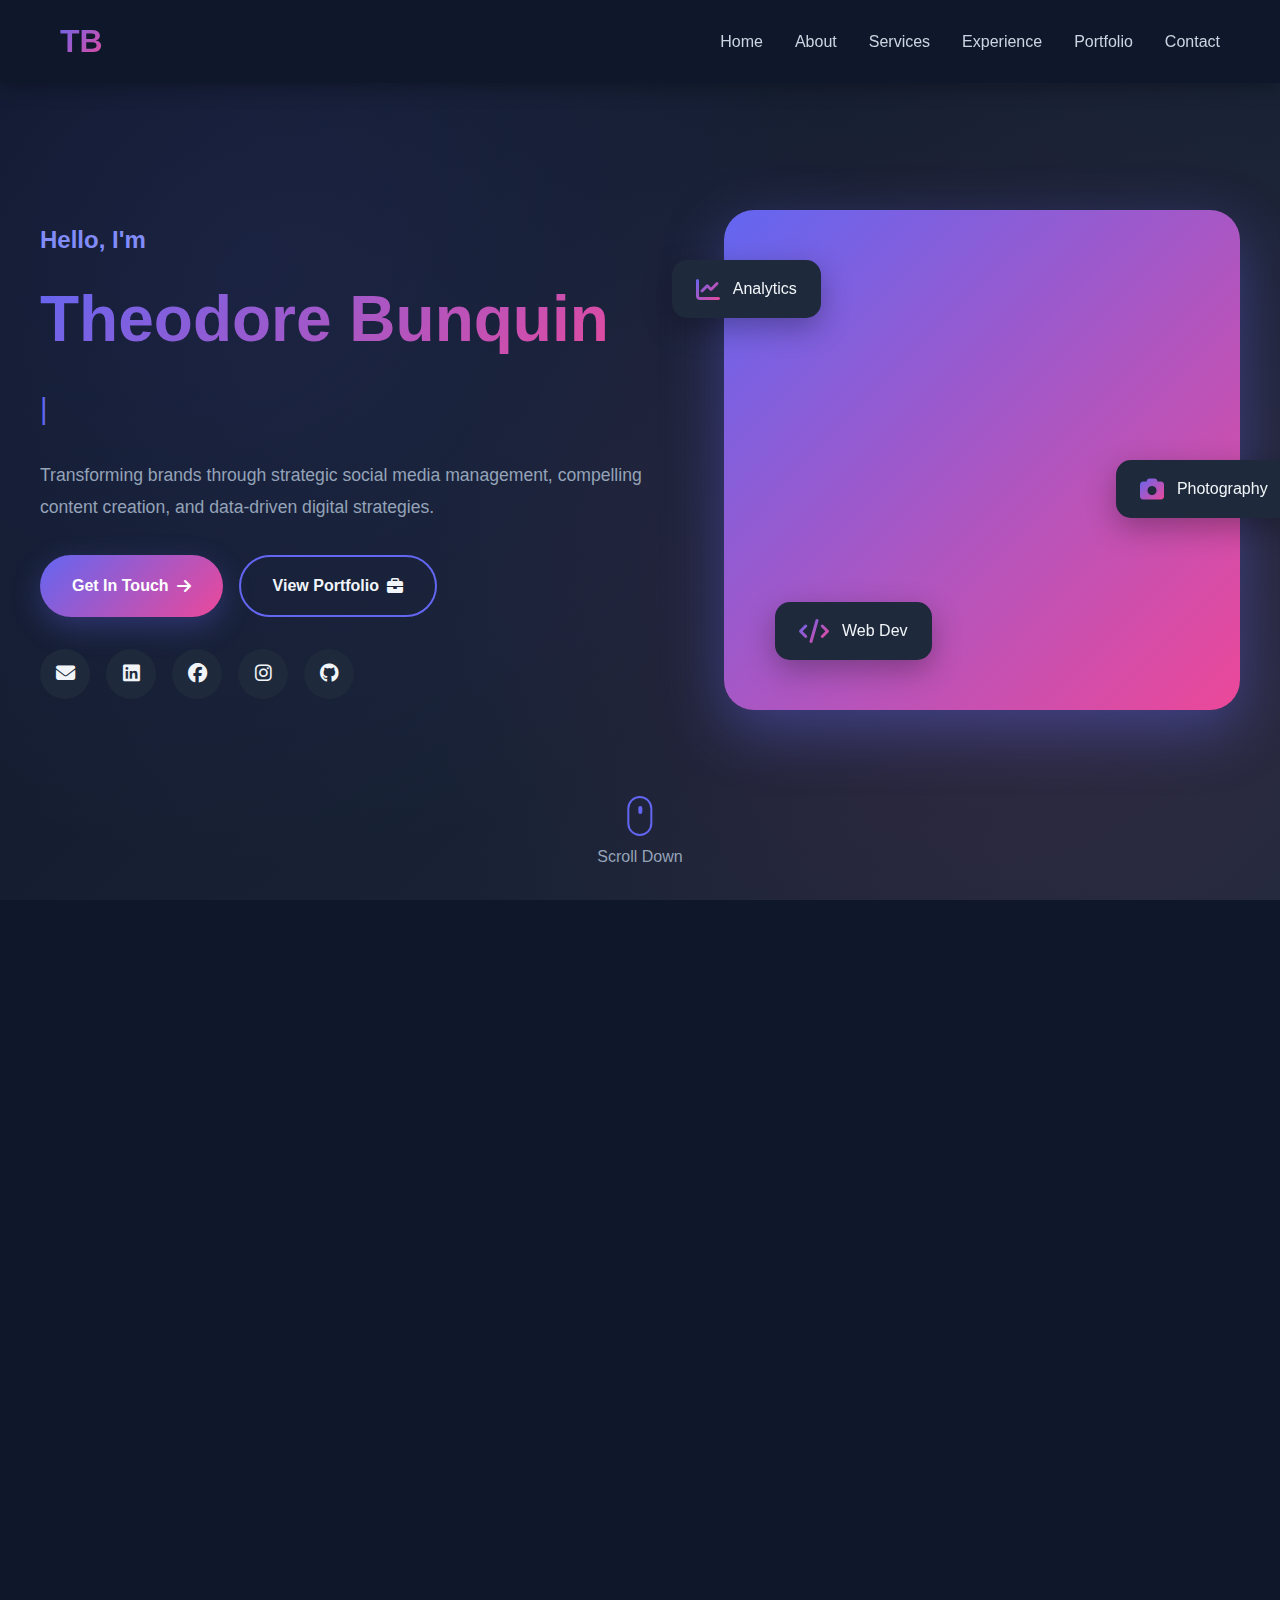
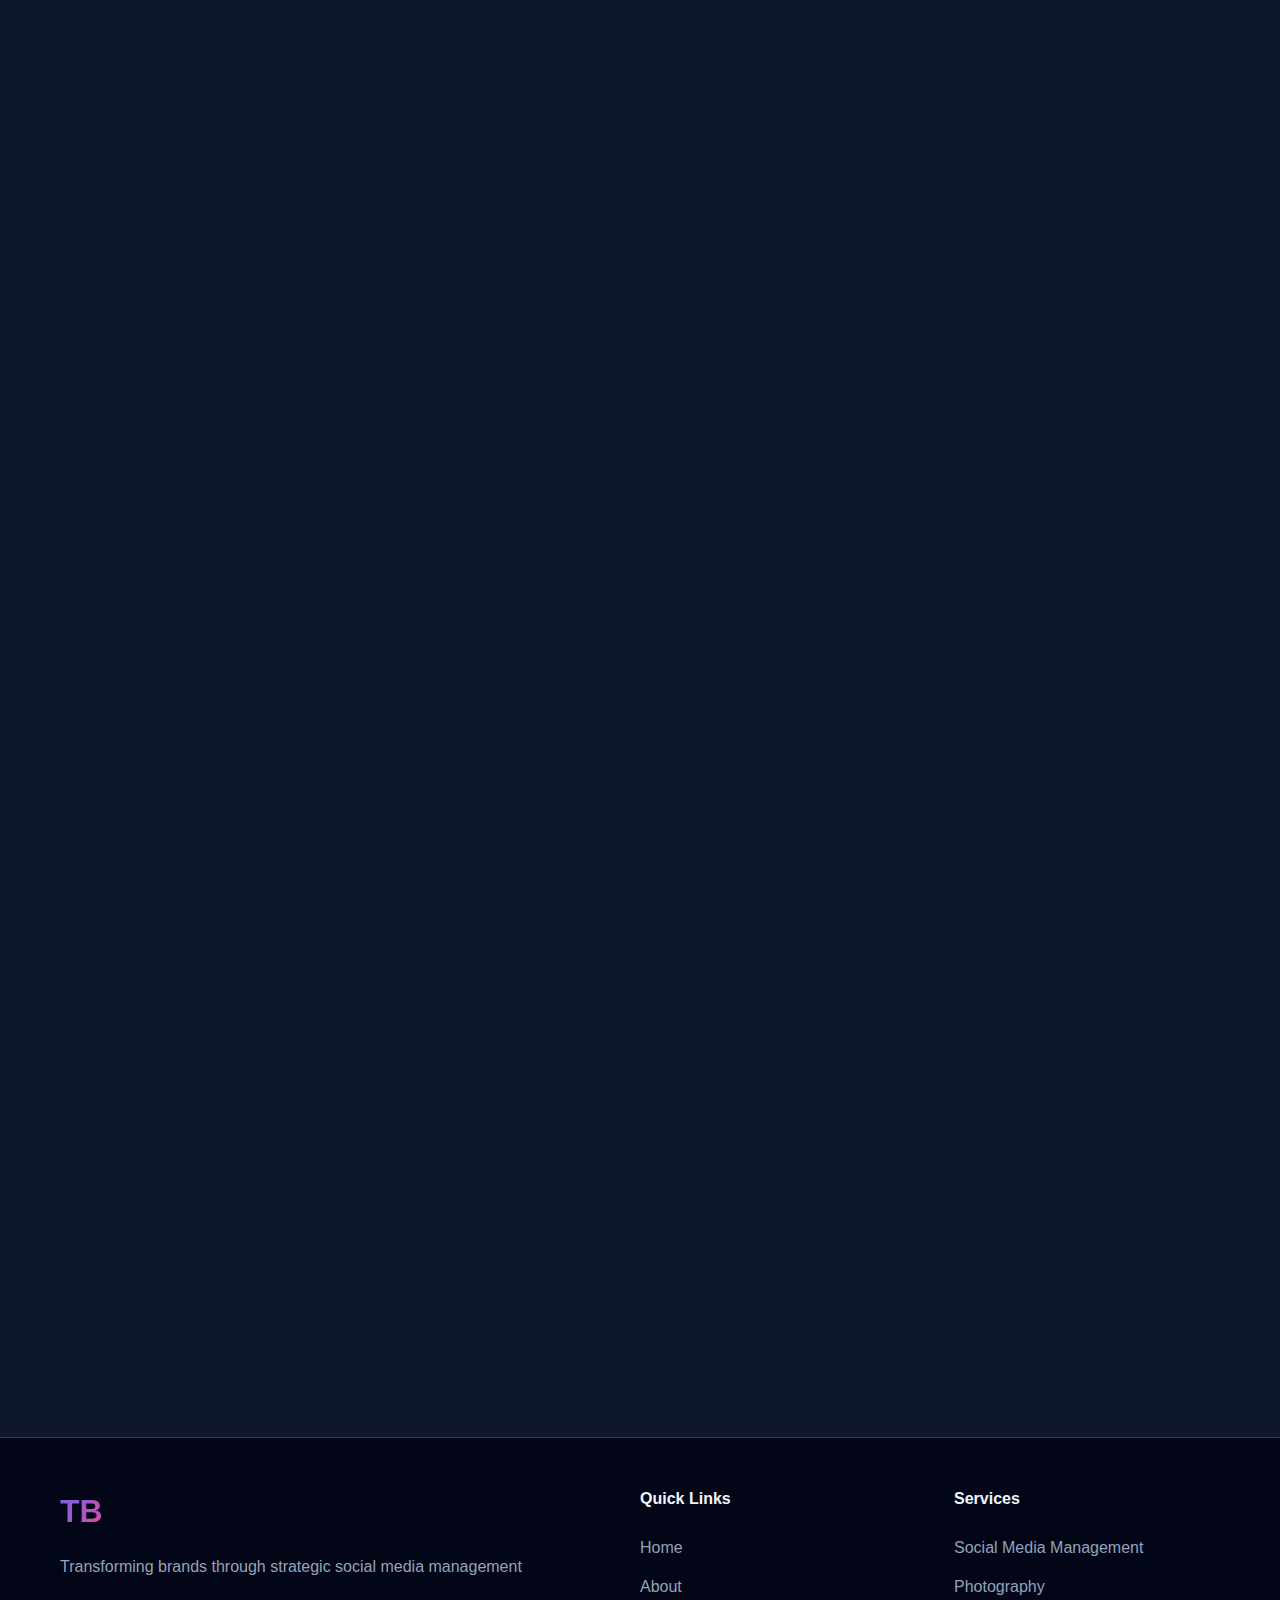
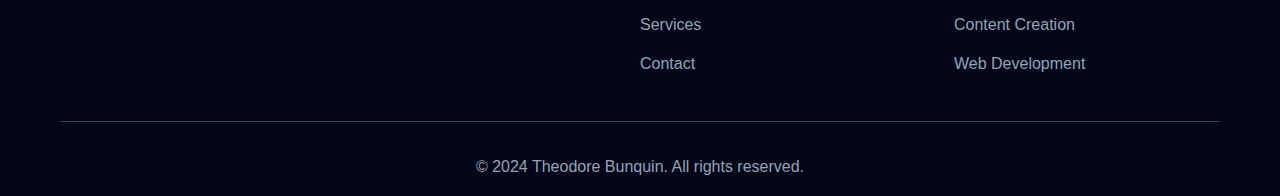
<file: index.html>
<!DOCTYPE html>
<html lang="en">
<head>
    <meta charset="UTF-8">
    <meta name="viewport" content="width=device-width, initial-scale=1.0">
    <title>Theodore Bunquin | Social Media Manager & Digital Strategist</title>
    <link rel="stylesheet" href="style.css">
    <link rel="stylesheet" href="https://cdnjs.cloudflare.com/ajax/libs/font-awesome/6.4.0/css/all.min.css">
</head>
<body>
    <!-- Navigation -->
    <nav class="navbar">
        <div class="nav-container">
            <div class="logo">
                <span class="logo-text">TB</span>
            </div>
            <ul class="nav-menu">
                <li><a href="#home" class="nav-link">Home</a></li>
                <li><a href="#about" class="nav-link">About</a></li>
                <li><a href="#services" class="nav-link">Services</a></li>
                <li><a href="#experience" class="nav-link">Experience</a></li>
                <li><a href="#portfolio" class="nav-link">Portfolio</a></li>
                <li><a href="#contact" class="nav-link">Contact</a></li>
            </ul>
            <div class="hamburger">
                <span></span>
                <span></span>
                <span></span>
            </div>
        </div>
    </nav>

    <!-- Hero Section -->
    <section id="home" class="hero">
        <div class="hero-particles"></div>
        <div class="hero-content">
            <div class="hero-text">
                <h1 class="hero-title">
                    <span class="greeting">Hello, I'm</span>
                    <span class="name">Theodore Bunquin</span>
                </h1>
                <div class="hero-subtitle">
                    <span class="typing-text"></span>
                    <span class="cursor">|</span>
                </div>
                <p class="hero-description">
                    Transforming brands through strategic social media management, 
                    compelling content creation, and data-driven digital strategies.
                </p>
                <div class="hero-buttons">
                    <a href="#contact" class="btn btn-primary">
                        <span>Get In Touch</span>
                        <i class="fas fa-arrow-right"></i>
                    </a>
                    <a href="#portfolio" class="btn btn-secondary">
                        <span>View Portfolio</span>
                        <i class="fas fa-briefcase"></i>
                    </a>
                </div>
                <div class="social-links">
                    <a href="mailto:bunquintheodore@gmail.com" class="social-link" data-tooltip="Email">
                        <i class="fas fa-envelope"></i>
                    </a>
                    <a href="https://www.linkedin.com/in/theodore-bunquin-4150ba255/" class="social-link" data-tooltip="LinkedIn" target="_blank">
                        <i class="fab fa-linkedin"></i>
                    </a>
                    <a href="https://www.facebook.com/theodore.bunquin.7" class="social-link" data-tooltip="Facebook" target="_blank">
                        <i class="fab fa-facebook"></i>
                    </a>
                    <a href="https://www.instagram.com/theodorebunquin/" class="social-link" data-tooltip="Instagram" target="_blank">
                        <i class="fab fa-instagram"></i>
                    </a>
                    <a href="https://github.com/BunquinTheodore" class="social-link" data-tooltip="GitHub" target="_blank">
                        <i class="fab fa-github"></i>
                    </a>
                </div>
            </div>
            <div class="hero-image">
                <div class="image-container">
                    <div class="image-bg"></div>
                    <div class="floating-card card-1">
                        <i class="fas fa-chart-line"></i>
                        <span>Analytics</span>
                    </div>
                    <div class="floating-card card-2">
                        <i class="fas fa-camera"></i>
                        <span>Photography</span>
                    </div>
                    <div class="floating-card card-3">
                        <i class="fas fa-code"></i>
                        <span>Web Dev</span>
                    </div>
                </div>
            </div>
        </div>
        <div class="scroll-indicator">
            <div class="mouse"></div>
            <span>Scroll Down</span>
        </div>
    </section>

    <!-- About Section -->
    <section id="about" class="about">
        <div class="container">
            <div class="section-header">
                <span class="section-tag">About Me</span>
                <h2 class="section-title">Crafting Digital Excellence</h2>
                <div class="title-underline"></div>
            </div>
            <div class="about-content">
                <div class="about-text">
                    <p class="lead-text">
                        As a dedicated social media manager, I help brands elevate their online presence 
                        through strategic content creation and meaningful audience engagement.
                    </p>
                    <p>
                        I craft tailored social media strategies that align with each client's unique goals 
                        and brand identity, ensuring consistent and impactful messaging across all platforms. 
                        By analyzing performance metrics and staying current with digital trends, I optimize 
                        campaigns to drive growth, increase visibility, and foster meaningful connections with 
                        target audiences.
                    </p>
                    <div class="stats-grid">
                        <div class="stat-item">
                            <div class="stat-number" data-target="50">0</div>
                            <div class="stat-label">Projects Completed</div>
                        </div>
                        <div class="stat-item">
                            <div class="stat-number" data-target="30">0</div>
                            <div class="stat-label">Happy Clients</div>
                        </div>
                        <div class="stat-item">
                            <div class="stat-number" data-target="2">0</div>
                            <div class="stat-label">Years Experience</div>
                        </div>
                        <div class="stat-item">
                            <div class="stat-number" data-target="100">0</div>
                            <div class="stat-label">Success Rate %</div>
                        </div>
                    </div>
                </div>
                <div class="about-skills">
                    <div class="skill-category">
                        <h3><i class="fas fa-rocket"></i> Core Competencies</h3>
                        <div class="skill-list">
                            <div class="skill-item">
                                <span class="skill-name">Social Media Strategy</span>
                                <div class="skill-bar">
                                    <div class="skill-progress" data-progress="95"></div>
                                </div>
                            </div>
                            <div class="skill-item">
                                <span class="skill-name">Content Creation</span>
                                <div class="skill-bar">
                                    <div class="skill-progress" data-progress="90"></div>
                                </div>
                            </div>
                            <div class="skill-item">
                                <span class="skill-name">Community Management</span>
                                <div class="skill-bar">
                                    <div class="skill-progress" data-progress="92"></div>
                                </div>
                            </div>
                            <div class="skill-item">
                                <span class="skill-name">Analytics & Reporting</span>
                                <div class="skill-bar">
                                    <div class="skill-progress" data-progress="88"></div>
                                </div>
                            </div>
                            <div class="skill-item">
                                <span class="skill-name">Photography</span>
                                <div class="skill-bar">
                                    <div class="skill-progress" data-progress="85"></div>
                                </div>
                            </div>
                            <div class="skill-item">
                                <span class="skill-name">Web Development</span>
                                <div class="skill-bar">
                                    <div class="skill-progress" data-progress="87"></div>
                                </div>
                            </div>
                        </div>
                    </div>
                </div>
            </div>
        </div>
    </section>

    <!-- Services Section -->
    <section id="services" class="services">
        <div class="container">
            <div class="section-header">
                <span class="section-tag">What I Offer</span>
                <h2 class="section-title">Comprehensive Digital Solutions</h2>
                <div class="title-underline"></div>
            </div>
            <div class="services-grid">
                <div class="service-card">
                    <div class="service-icon">
                        <i class="fas fa-bullhorn"></i>
                    </div>
                    <h3>Social Media Management</h3>
                    <p>Strategic planning, content scheduling, and comprehensive management of your social media presence across all platforms.</p>
                    <ul class="service-features">
                        <li><i class="fas fa-check"></i> Brand Voice Development</li>
                        <li><i class="fas fa-check"></i> Content Calendar Planning</li>
                        <li><i class="fas fa-check"></i> Daily Account Management</li>
                        <li><i class="fas fa-check"></i> Audience Growth Strategies</li>
                    </ul>
                    <div class="service-hover-effect"></div>
                </div>

                <div class="service-card">
                    <div class="service-icon">
                        <i class="fas fa-camera-retro"></i>
                    </div>
                    <h3>Photography Services</h3>
                    <p>Professional photography services to capture stunning visuals that elevate your brand's social media presence.</p>
                    <ul class="service-features">
                        <li><i class="fas fa-check"></i> Product Photography</li>
                        <li><i class="fas fa-check"></i> Brand Content Shoots</li>
                        <li><i class="fas fa-check"></i> Event Coverage</li>
                        <li><i class="fas fa-check"></i> Photo Editing & Retouching</li>
                    </ul>
                    <div class="service-hover-effect"></div>
                </div>

                <div class="service-card">
                    <div class="service-icon">
                        <i class="fas fa-pen-fancy"></i>
                    </div>
                    <h3>Content Creation</h3>
                    <p>Engaging and creative content tailored to your brand identity that resonates with your target audience.</p>
                    <ul class="service-features">
                        <li><i class="fas fa-check"></i> Copywriting & Captions</li>
                        <li><i class="fas fa-check"></i> Graphic Design</li>
                        <li><i class="fas fa-check"></i> Video Content</li>
                        <li><i class="fas fa-check"></i> Stories & Reels</li>
                    </ul>
                    <div class="service-hover-effect"></div>
                </div>

                <div class="service-card">
                    <div class="service-icon">
                        <i class="fas fa-code"></i>
                    </div>
                    <h3>Website Development</h3>
                    <p>Custom landing pages and websites designed to complement your social media strategy and drive conversions.</p>
                    <ul class="service-features">
                        <li><i class="fas fa-check"></i> Link-in-Bio Pages</li>
                        <li><i class="fas fa-check"></i> Landing Pages</li>
                        <li><i class="fas fa-check"></i> E-commerce Integration</li>
                        <li><i class="fas fa-check"></i> Mobile-Responsive Design</li>
                    </ul>
                    <div class="service-hover-effect"></div>
                </div>

                <div class="service-card">
                    <div class="service-icon">
                        <i class="fas fa-chart-bar"></i>
                    </div>
                    <h3>Analytics & Reporting</h3>
                    <p>Data-driven insights and comprehensive reports to measure performance and optimize your social media strategy.</p>
                    <ul class="service-features">
                        <li><i class="fas fa-check"></i> Performance Tracking</li>
                        <li><i class="fas fa-check"></i> Competitor Analysis</li>
                        <li><i class="fas fa-check"></i> Monthly Reports</li>
                        <li><i class="fas fa-check"></i> ROI Optimization</li>
                    </ul>
                    <div class="service-hover-effect"></div>
                </div>

                <div class="service-card">
                    <div class="service-icon">
                        <i class="fas fa-ad"></i>
                    </div>
                    <h3>Advertising Campaigns</h3>
                    <p>Strategic paid advertising campaigns designed to maximize reach, engagement, and conversion rates.</p>
                    <ul class="service-features">
                        <li><i class="fas fa-check"></i> Facebook & Instagram Ads</li>
                        <li><i class="fas fa-check"></i> Campaign Management</li>
                        <li><i class="fas fa-check"></i> A/B Testing</li>
                        <li><i class="fas fa-check"></i> Budget Optimization</li>
                    </ul>
                    <div class="service-hover-effect"></div>
                </div>
            </div>
        </div>
    </section>

    <!-- Experience Section -->
    <section id="experience" class="experience">
        <div class="container">
            <div class="section-header">
                <span class="section-tag">My Journey</span>
                <h2 class="section-title">Professional Experience</h2>
                <div class="title-underline"></div>
            </div>
            <div class="timeline">
                <div class="timeline-item">
                    <div class="timeline-dot"></div>
                    <div class="timeline-content">
                        <div class="timeline-date">2024 – Present</div>
                        <h3>Freelance Social Media Manager</h3>
                        <h4>Upwork</h4>
                        <p>Leading social media strategies for diverse clients across multiple industries.</p>
                        <ul class="timeline-list">
                            <li>Design and execute tailored social media strategies for brand growth</li>
                            <li>Create content that aligns with brand voice and engages target audiences</li>
                            <li>Use analytics to optimize campaigns and boost social media performance</li>
                            <li>Manage advertising campaigns with focus on ROI and conversion</li>
                            <li>Monitor trends and adapt strategies for maximum impact</li>
                            <li>Build and maintain influencer partnerships and collaborations</li>
                        </ul>
                    </div>
                </div>

                <div class="timeline-item">
                    <div class="timeline-dot"></div>
                    <div class="timeline-content">
                        <div class="timeline-date">2023 – 2024</div>
                        <h3>Facebook Page Manager</h3>
                        <h4>Multiple Clients</h4>
                        <p>Managed and optimized Facebook pages including BSU Chess Club, Fruity Bites, and Theodore's Journey.</p>
                        <ul class="timeline-list">
                            <li>Increased reach and engagement across all managed pages</li>
                            <li>Created and scheduled posts aligned with brand goals</li>
                            <li>Monitored page insights to refine strategies</li>
                            <li>Enhanced overall page performance through data-driven decisions</li>
                        </ul>
                    </div>
                </div>

                <div class="timeline-item">
                    <div class="timeline-dot"></div>
                    <div class="timeline-content">
                        <div class="timeline-date">2023 – 2024</div>
                        <h3>Bachelor of Science in Computer Science</h3>
                        <h4>Batangas State University - The National Engineering University</h4>
                        <p>Combining technical expertise with creative marketing strategies.</p>
                    </div>
                </div>
            </div>
        </div>
    </section>

    <!-- Portfolio Section -->
    <section id="portfolio" class="portfolio">
        <div class="container">
            <div class="section-header">
                <span class="section-tag">My Work</span>
                <h2 class="section-title">Featured Projects</h2>
                <div class="title-underline"></div>
            </div>
            <div class="portfolio-filters">
                <button class="filter-btn active" data-filter="all">All Projects</button>
                <button class="filter-btn" data-filter="social">Social Media</button>
                <button class="filter-btn" data-filter="photography">Photography</button>
                <button class="filter-btn" data-filter="web">Web Development</button>
            </div>
            <div class="portfolio-grid">
                <div class="portfolio-item" data-category="social">
                    <div class="portfolio-image">
                        <div class="placeholder-img social-bg"></div>
                    </div>
                    <div class="portfolio-overlay">
                        <h3>BSU Chess Club</h3>
                        <p>Social Media Management & Growth Strategy</p>
                        <div class="portfolio-tags">
                            <span>Facebook</span>
                            <span>Content Strategy</span>
                        </div>
                    </div>
                </div>

                <div class="portfolio-item" data-category="social">
                    <div class="portfolio-image">
                        <div class="placeholder-img food-bg"></div>
                    </div>
                    <div class="portfolio-overlay">
                        <h3>Fruity Bites</h3>
                        <p>Brand Development & Audience Engagement</p>
                        <div class="portfolio-tags">
                            <span>Branding</span>
                            <span>Content Creation</span>
                        </div>
                    </div>
                </div>

                <div class="portfolio-item" data-category="social">
                    <div class="portfolio-image">
                        <div class="placeholder-img journey-bg"></div>
                    </div>
                    <div class="portfolio-overlay">
                        <h3>Theodore's Journey</h3>
                        <p>Personal Brand & Storytelling</p>
                        <div class="portfolio-tags">
                            <span>Personal Brand</span>
                            <span>Storytelling</span>
                        </div>
                    </div>
                </div>

                <div class="portfolio-item" data-category="photography">
                    <div class="portfolio-image">
                        <div class="placeholder-img photo-bg"></div>
                    </div>
                    <div class="portfolio-overlay">
                        <h3>Product Photography</h3>
                        <p>Professional product shoots for e-commerce</p>
                        <div class="portfolio-tags">
                            <span>Photography</span>
                            <span>E-commerce</span>
                        </div>
                    </div>
                </div>

                <div class="portfolio-item" data-category="web">
                    <div class="portfolio-image">
                        <div class="placeholder-img web-bg"></div>
                    </div>
                    <div class="portfolio-overlay">
                        <h3>Link-in-Bio Pages</h3>
                        <p>Custom landing pages for social media</p>
                        <div class="portfolio-tags">
                            <span>Web Design</span>
                            <span>Development</span>
                        </div>
                    </div>
                </div>

                <div class="portfolio-item" data-category="web">
                    <div class="portfolio-image">
                        <div class="placeholder-img portfolio-web-bg"></div>
                    </div>
                    <div class="portfolio-overlay">
                        <h3>Business Websites</h3>
                        <p>Responsive websites with integrated social media</p>
                        <div class="portfolio-tags">
                            <span>Web Development</span>
                            <span>SEO</span>
                        </div>
                    </div>
                </div>
            </div>
        </div>
    </section>

    <!-- Contact Section -->
    <section id="contact" class="contact">
        <div class="container">
            <div class="section-header">
                <span class="section-tag">Get In Touch</span>
                <h2 class="section-title">Let's Work Together</h2>
                <div class="title-underline"></div>
            </div>
            <div class="contact-content">
                <div class="contact-info">
                    <h3>Contact Information</h3>
                    <p>Ready to elevate your social media presence? Let's discuss how I can help grow your brand.</p>
                    
                    <div class="info-items">
                        <div class="info-item">
                            <div class="info-icon">
                                <i class="fas fa-envelope"></i>
                            </div>
                            <div class="info-text">
                                <h4>Email</h4>
                                <a href="mailto:bunquintheodore@gmail.com">bunquintheodore@gmail.com</a>
                            </div>
                        </div>

                        <div class="info-item">
                            <div class="info-icon">
                                <i class="fas fa-phone"></i>
                            </div>
                            <div class="info-text">
                                <h4>Phone</h4>
                                <a href="tel:+639960285692">+63 996 028 5692</a>
                            </div>
                        </div>

                        <div class="info-item">
                            <div class="info-icon">
                                <i class="fas fa-map-marker-alt"></i>
                            </div>
                            <div class="info-text">
                                <h4>Location</h4>
                                <p>Batangas, Philippines</p>
                            </div>
                        </div>
                    </div>

                    <div class="contact-social">
                        <a href="https://www.linkedin.com/in/theodore-bunquin-4150ba255/" class="contact-social-link" target="_blank">
                            <i class="fab fa-linkedin"></i>
                        </a>
                        <a href="https://www.facebook.com/theodore.bunquin.7" class="contact-social-link" target="_blank">
                            <i class="fab fa-facebook"></i>
                        </a>
                        <a href="https://www.instagram.com/theodorebunquin/" class="contact-social-link" target="_blank">
                            <i class="fab fa-instagram"></i>
                        </a>
                        <a href="https://github.com/BunquinTheodore" class="contact-social-link" target="_blank">
                            <i class="fab fa-github"></i>
                        </a>
                    </div>
                </div>

                <div class="contact-form-container">
                    <form class="contact-form" id="contactForm">
                        <div class="form-group">
                            <input type="text" id="name" required>
                            <label for="name">Your Name</label>
                        </div>
                        <div class="form-group">
                            <input type="email" id="email" required>
                            <label for="email">Your Email</label>
                        </div>
                        <div class="form-group">
                            <input type="text" id="subject" required>
                            <label for="subject">Subject</label>
                        </div>
                        <div class="form-group">
                            <textarea id="message" rows="5" required></textarea>
                            <label for="message">Your Message</label>
                        </div>
                        <button type="submit" class="btn btn-primary">
                            <span>Send Message</span>
                            <i class="fas fa-paper-plane"></i>
                        </button>
                    </form>
                </div>
            </div>
        </div>
    </section>

    <!-- Footer -->
    <footer class="footer">
        <div class="container">
            <div class="footer-content">
                <div class="footer-logo">
                    <span class="logo-text">TB</span>
                    <p>Transforming brands through strategic social media management</p>
                </div>
                <div class="footer-links">
                    <h4>Quick Links</h4>
                    <ul>
                        <li><a href="#home">Home</a></li>
                        <li><a href="#about">About</a></li>
                        <li><a href="#services">Services</a></li>
                        <li><a href="#contact">Contact</a></li>
                    </ul>
                </div>
                <div class="footer-services">
                    <h4>Services</h4>
                    <ul>
                        <li>Social Media Management</li>
                        <li>Photography</li>
                        <li>Content Creation</li>
                        <li>Web Development</li>
                    </ul>
                </div>
            </div>
            <div class="footer-bottom">
                <p>&copy; 2024 Theodore Bunquin. All rights reserved.</p>
            </div>
        </div>
    </footer>

    <script src="script.js"></script>
</body>
</html>
</file>
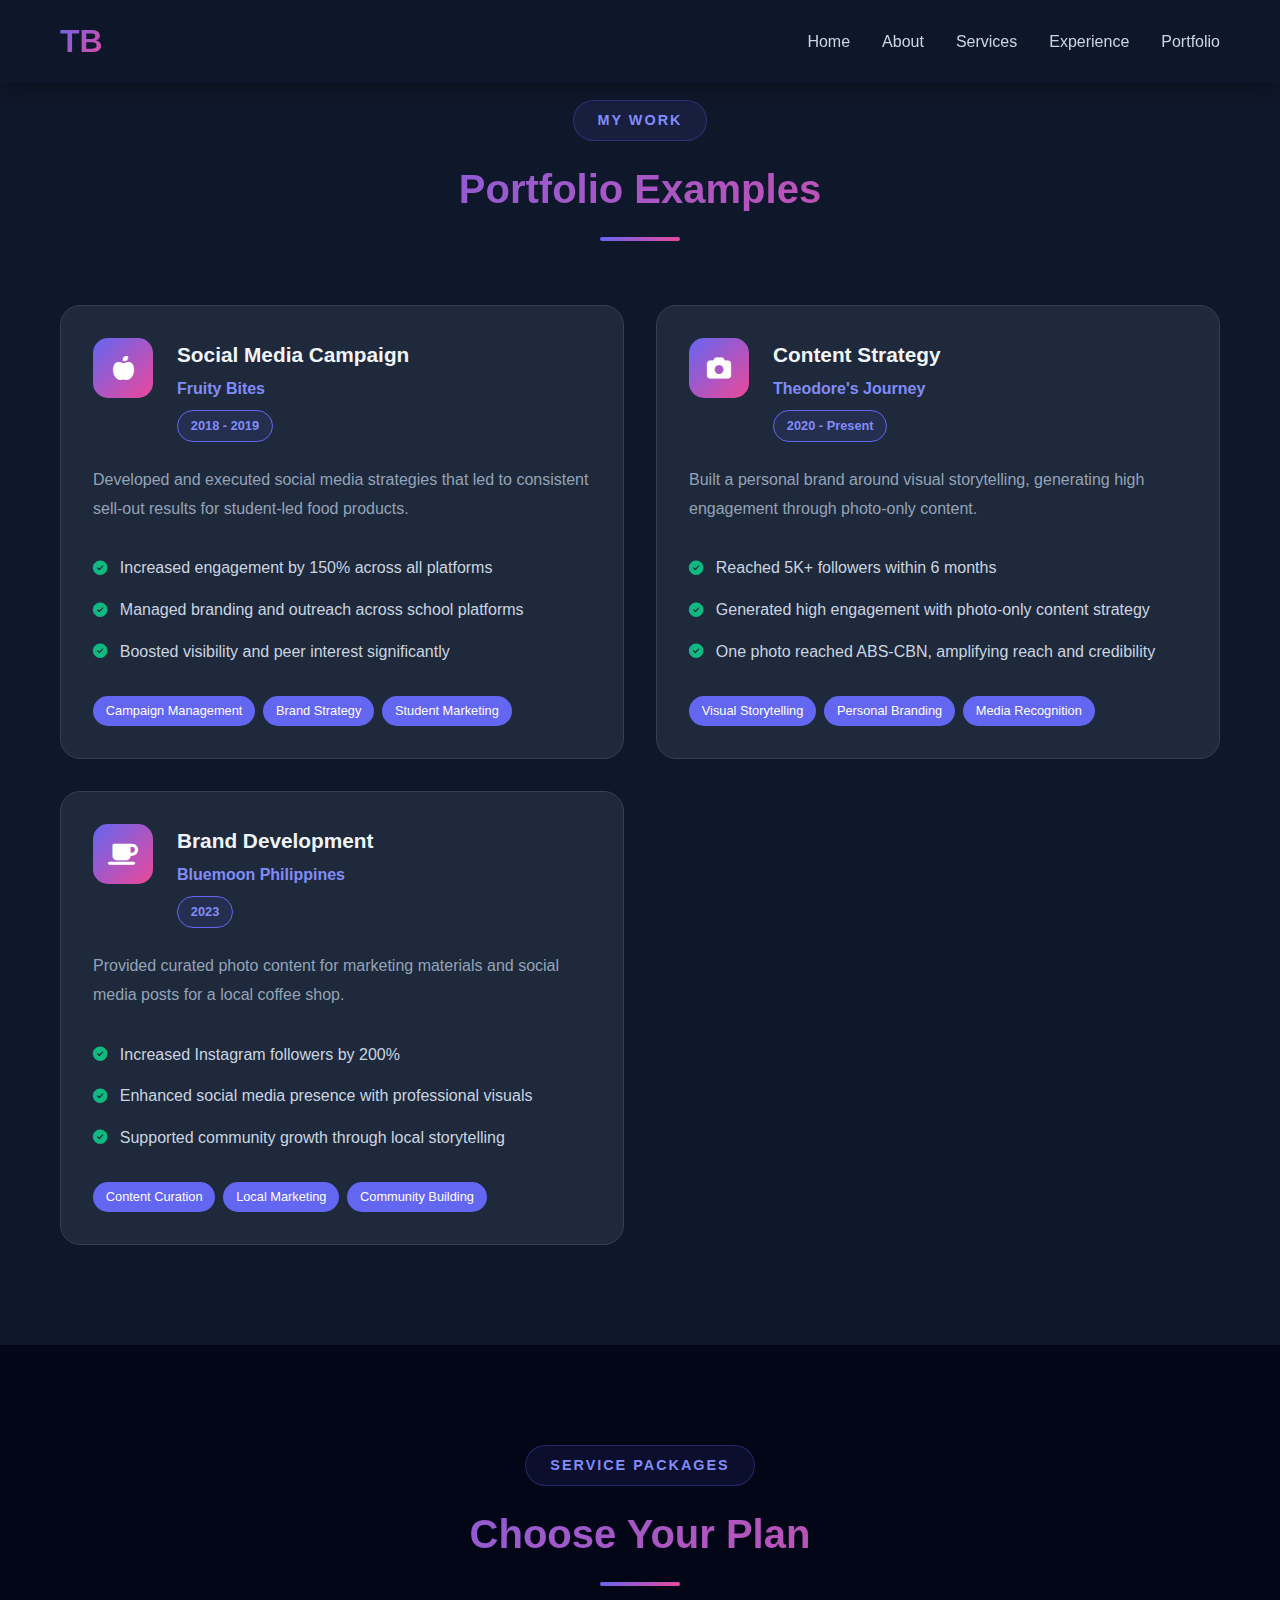
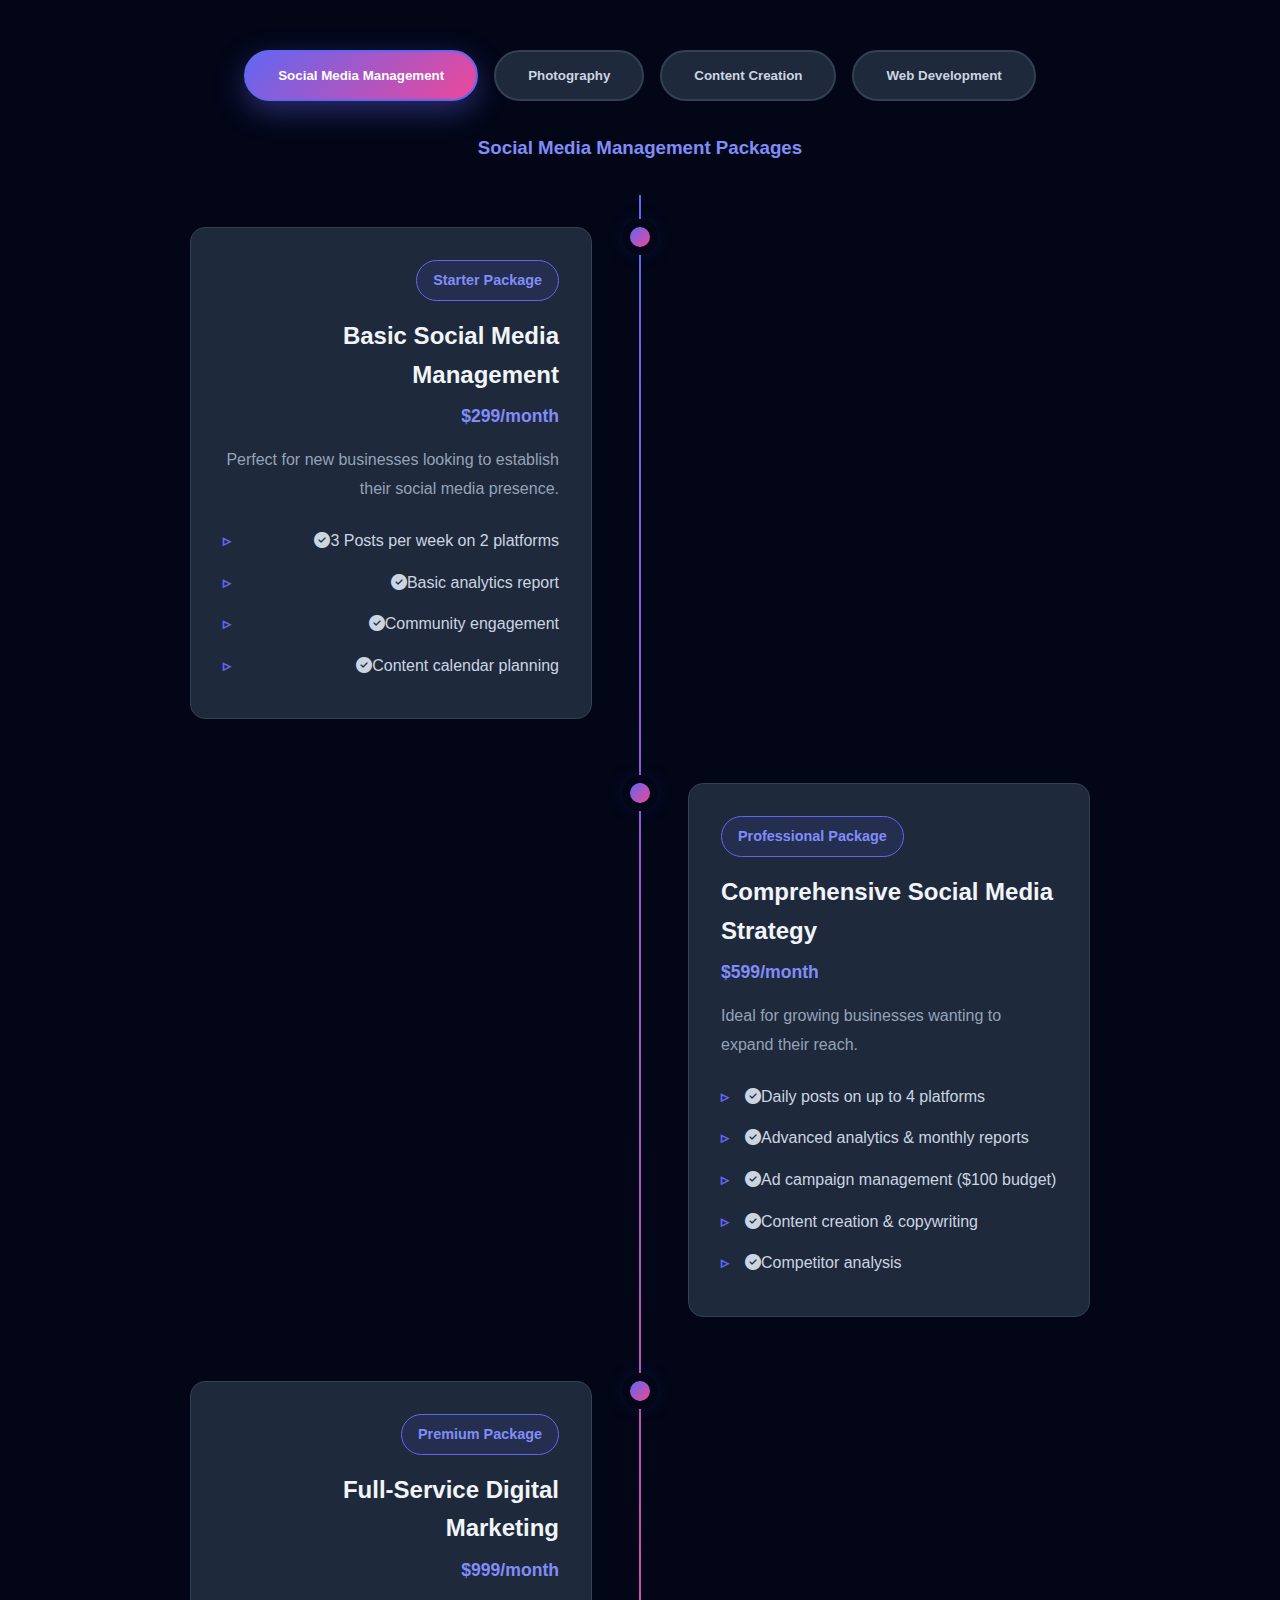
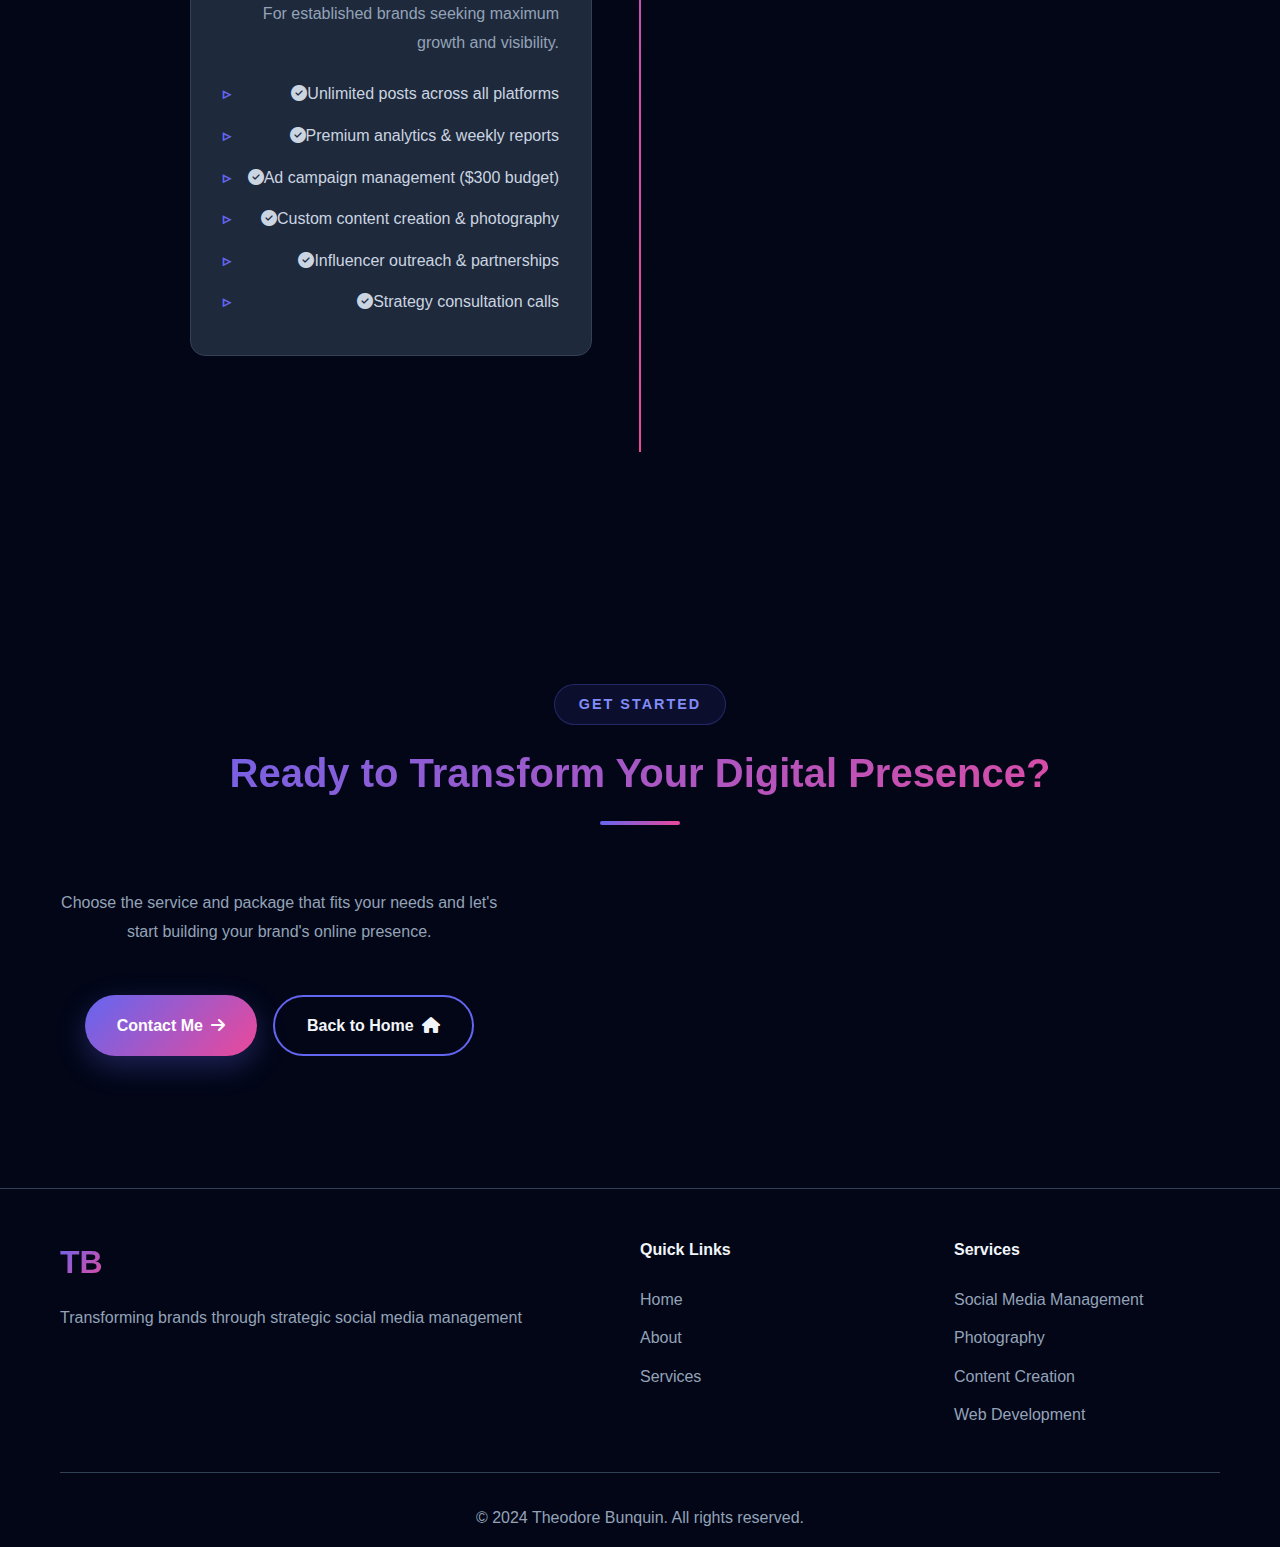
<file: portfolio-packages.html>
<!DOCTYPE html>
<html lang="en">
<head>
    <meta charset="UTF-8">
    <meta name="viewport" content="width=device-width, initial-scale=1.0">
    <title>Portfolio & Packages | Theodore Bunquin</title>
    <link rel="stylesheet" href="style.css">
    <link rel="stylesheet" href="https://cdnjs.cloudflare.com/ajax/libs/font-awesome/6.4.0/css/all.min.css">
</head>
<body>
    <!-- Navigation -->
    <nav class="navbar">
        <div class="nav-container">
            <div class="logo">
                <span class="logo-text">TB</span>
            </div>
            <ul class="nav-menu">
                <li><a href="index.html#home" class="nav-link">Home</a></li>
                <li><a href="index.html#about" class="nav-link">About</a></li>
                <li><a href="index.html#services" class="nav-link">Services</a></li>
                <li><a href="index.html#experience" class="nav-link">Experience</a></li>
                <li><a href="index.html#portfolio" class="nav-link">Portfolio</a></li>
            </ul>
            <div class="hamburger">
                <span></span>
                <span></span>
                <span></span>
            </div>
        </div>
    </nav>

    <!-- Portfolio Section -->
    <section id="portfolio" class="portfolio">
        <div class="container">
            <div class="section-header">
                <span class="section-tag">My Work</span>
                <h2 class="section-title">Portfolio Examples</h2>
                <div class="title-underline"></div>
            </div>
            <div class="portfolio-experience-grid">
                <!-- Portfolio 1 -->
                <div class="experience-card" data-aos="fade-up" data-aos-delay="100">
                    <div class="experience-header">
                        <div class="experience-icon">
                            <i class="fas fa-apple-alt"></i>
                        </div>
                        <div class="experience-title-section">
                            <h3>Social Media Campaign</h3>
                            <h4>Fruity Bites</h4>
                            <span class="experience-duration">2018 - 2019</span>
                        </div>
                    </div>
                    <div class="experience-content">
                        <p class="experience-description">
                            Developed and executed social media strategies that led to consistent sell-out results for student-led food products.
                        </p>
                        <ul class="experience-achievements">
                            <li><i class="fas fa-check-circle"></i>Increased engagement by 150% across all platforms</li>
                            <li><i class="fas fa-check-circle"></i>Managed branding and outreach across school platforms</li>
                            <li><i class="fas fa-check-circle"></i>Boosted visibility and peer interest significantly</li>
                        </ul>
                        <div class="experience-tags">
                            <span class="tag">Campaign Management</span>
                            <span class="tag">Brand Strategy</span>
                            <span class="tag">Student Marketing</span>
                        </div>
                    </div>
                </div>

                <!-- Portfolio 2 -->
                <div class="experience-card" data-aos="fade-up" data-aos-delay="200">
                    <div class="experience-header">
                        <div class="experience-icon">
                            <i class="fas fa-camera"></i>
                        </div>
                        <div class="experience-title-section">
                            <h3>Content Strategy</h3>
                            <h4>Theodore's Journey</h4>
                            <span class="experience-duration">2020 - Present</span>
                        </div>
                    </div>
                    <div class="experience-content">
                        <p class="experience-description">
                            Built a personal brand around visual storytelling, generating high engagement through photo-only content.
                        </p>
                        <ul class="experience-achievements">
                            <li><i class="fas fa-check-circle"></i>Reached 5K+ followers within 6 months</li>
                            <li><i class="fas fa-check-circle"></i>Generated high engagement with photo-only content strategy</li>
                            <li><i class="fas fa-check-circle"></i>One photo reached ABS-CBN, amplifying reach and credibility</li>
                        </ul>
                        <div class="experience-tags">
                            <span class="tag">Visual Storytelling</span>
                            <span class="tag">Personal Branding</span>
                            <span class="tag">Media Recognition</span>
                        </div>
                    </div>
                </div>

                <!-- Portfolio 3 -->
                <div class="experience-card" data-aos="fade-up" data-aos-delay="300">
                    <div class="experience-header">
                        <div class="experience-icon">
                            <i class="fas fa-coffee"></i>
                        </div>
                        <div class="experience-title-section">
                            <h3>Brand Development</h3>
                            <h4>Bluemoon Philippines</h4>
                            <span class="experience-duration">2023</span>
                        </div>
                    </div>
                    <div class="experience-content">
                        <p class="experience-description">
                            Provided curated photo content for marketing materials and social media posts for a local coffee shop.
                        </p>
                        <ul class="experience-achievements">
                            <li><i class="fas fa-check-circle"></i>Increased Instagram followers by 200%</li>
                            <li><i class="fas fa-check-circle"></i>Enhanced social media presence with professional visuals</li>
                            <li><i class="fas fa-check-circle"></i>Supported community growth through local storytelling</li>
                        </ul>
                        <div class="experience-tags">
                            <span class="tag">Content Curation</span>
                            <span class="tag">Local Marketing</span>
                            <span class="tag">Community Building</span>
                        </div>
                    </div>
                </div>
            </div>
        </div>
    </section>

    <!-- Packages Section -->
    <section id="packages" class="experience">
        <div class="container">
            <div class="section-header">
                <span class="section-tag">Service Packages</span>
                <h2 class="section-title">Choose Your Plan</h2>
                <div class="title-underline"></div>
            </div>
            
            <!-- Service Category Tabs -->
            <div class="service-tabs">
                <div class="tab-buttons">
                    <button class="tab-button active" data-tab="social-media">Social Media Management</button>
                    <button class="tab-button" data-tab="photography">Photography</button>
                    <button class="tab-button" data-tab="content">Content Creation</button>
                    <button class="tab-button" data-tab="web">Web Development</button>
                </div>
                
                <!-- Social Media Management Packages -->
                <div class="tab-content active" id="social-media-tab">
                    <h3 class="section-subtitle" style="text-align: center; margin: 2rem 0; color: var(--primary-light);">Social Media Management Packages</h3>
                    <div class="timeline">
                        <!-- Package 1 -->
                        <div class="timeline-item">
                            <div class="timeline-dot"></div>
                            <div class="timeline-content">
                                <div class="timeline-date">Starter Package</div>
                                <h3>Basic Social Media Management</h3>
                                <h4>$299/month</h4>
                                <p>Perfect for new businesses looking to establish their social media presence.</p>
                                <ul class="timeline-list">
                                    <li><i class="fas fa-check-circle"></i>3 Posts per week on 2 platforms</li>
                                    <li><i class="fas fa-check-circle"></i>Basic analytics report</li>
                                    <li><i class="fas fa-check-circle"></i>Community engagement</li>
                                    <li><i class="fas fa-check-circle"></i>Content calendar planning</li>
                                </ul>
                            </div>
                        </div>

                        <!-- Package 2 -->
                        <div class="timeline-item">
                            <div class="timeline-dot"></div>
                            <div class="timeline-content">
                                <div class="timeline-date">Professional Package</div>
                                <h3>Comprehensive Social Media Strategy</h3>
                                <h4>$599/month</h4>
                                <p>Ideal for growing businesses wanting to expand their reach.</p>
                                <ul class="timeline-list">
                                    <li><i class="fas fa-check-circle"></i>Daily posts on up to 4 platforms</li>
                                    <li><i class="fas fa-check-circle"></i>Advanced analytics & monthly reports</li>
                                    <li><i class="fas fa-check-circle"></i>Ad campaign management ($100 budget)</li>
                                    <li><i class="fas fa-check-circle"></i>Content creation & copywriting</li>
                                    <li><i class="fas fa-check-circle"></i>Competitor analysis</li>
                                </ul>
                            </div>
                        </div>

                        <!-- Package 3 -->
                        <div class="timeline-item">
                            <div class="timeline-dot"></div>
                            <div class="timeline-content">
                                <div class="timeline-date">Premium Package</div>
                                <h3>Full-Service Digital Marketing</h3>
                                <h4>$999/month</h4>
                                <p>For established brands seeking maximum growth and visibility.</p>
                                <ul class="timeline-list">
                                    <li><i class="fas fa-check-circle"></i>Unlimited posts across all platforms</li>
                                    <li><i class="fas fa-check-circle"></i>Premium analytics & weekly reports</li>
                                    <li><i class="fas fa-check-circle"></i>Ad campaign management ($300 budget)</li>
                                    <li><i class="fas fa-check-circle"></i>Custom content creation & photography</li>
                                    <li><i class="fas fa-check-circle"></i>Influencer outreach & partnerships</li>
                                    <li><i class="fas fa-check-circle"></i>Strategy consultation calls</li>
                                </ul>
                            </div>
                        </div>
                    </div>
                </div>
                
                <!-- Photography Packages -->
                <div class="tab-content" id="photography-tab">
                    <h3 class="section-subtitle" style="text-align: center; margin: 2rem 0; color: var(--primary-light);">Photography Packages</h3>
                    <div class="timeline">
                        <!-- Package 1 -->
                        <div class="timeline-item">
                            <div class="timeline-dot"></div>
                            <div class="timeline-content">
                                <div class="timeline-date">Basic Package</div>
                                <h3>Product Photography</h3>
                                <h4>$199/session</h4>
                                <p>Perfect for small businesses needing high-quality product images.</p>
                                <ul class="timeline-list">
                                    <li><i class="fas fa-check-circle"></i>Up to 10 product shots</li>
                                    <li><i class="fas fa-check-circle"></i>Basic editing and retouching</li>
                                    <li><i class="fas fa-check-circle"></i>High-resolution digital files</li>
                                    <li><i class="fas fa-check-circle"></i>White or colored backgrounds</li>
                                </ul>
                            </div>
                        </div>

                        <!-- Package 2 -->
                        <div class="timeline-item">
                            <div class="timeline-dot"></div>
                            <div class="timeline-content">
                                <div class="timeline-date">Professional Package</div>
                                <h3>Brand Content Photography</h3>
                                <h4>$399/session</h4>
                                <p>Ideal for businesses wanting lifestyle and brand imagery.</p>
                                <ul class="timeline-list">
                                    <li><i class="fas fa-check-circle"></i>Up to 25 shots (product & lifestyle)</li>
                                    <li><i class="fas fa-check-circle"></i>Professional editing and retouching</li>
                                    <li><i class="fas fa-check-circle"></i>High-resolution digital files</li>
                                    <li><i class="fas fa-check-circle"></i>1 location shoot</li>
                                    <li><i class="fas fa-check-circle"></i>Social media optimized versions</li>
                                </ul>
                            </div>
                        </div>

                        <!-- Package 3 -->
                        <div class="timeline-item">
                            <div class="timeline-dot"></div>
                            <div class="timeline-content">
                                <div class="timeline-date">Premium Package</div>
                                <h3>Event & Campaign Photography</h3>
                                <h4>$699/session</h4>
                                <p>For businesses requiring comprehensive visual storytelling.</p>
                                <ul class="timeline-list">
                                    <li><i class="fas fa-check-circle"></i>Unlimited shots during session</li>
                                    <li><i class="fas fa-check-circle"></i>Premium editing and retouching</li>
                                    <li><i class="fas fa-check-circle"></i>High-resolution digital files</li>
                                    <li><i class="fas fa-check-circle"></i>2 location shoots</li>
                                    <li><i class="fas fa-check-circle"></i>Social media optimized versions</li>
                                    <li><i class="fas fa-check-circle"></i>Same-day preview gallery</li>
                                </ul>
                            </div>
                        </div>
                    </div>
                </div>
                
                <!-- Content Creation Packages -->
                <div class="tab-content" id="content-tab">
                    <h3 class="section-subtitle" style="text-align: center; margin: 2rem 0; color: var(--primary-light);">Content Creation Packages</h3>
                    <div class="timeline">
                        <!-- Package 1 -->
                        <div class="timeline-item">
                            <div class="timeline-dot"></div>
                            <div class="timeline-content">
                                <div class="timeline-date">Starter Package</div>
                                <h3>Basic Content Pack</h3>
                                <h4>$149/week</h4>
                                <p>Perfect for businesses needing consistent content.</p>
                                <ul class="timeline-list">
                                    <li><i class="fas fa-check-circle"></i>5 social media posts</li>
                                    <li><i class="fas fa-check-circle"></i>Captions and hashtags</li>
                                    <li><i class="fas fa-check-circle"></i>Basic graphic design</li>
                                    <li><i class="fas fa-check-circle"></i>Content calendar</li>
                                </ul>
                            </div>
                        </div>

                        <!-- Package 2 -->
                        <div class="timeline-item">
                            <div class="timeline-dot"></div>
                            <div class="timeline-content">
                                <div class="timeline-date">Professional Package</div>
                                <h3>Comprehensive Content Strategy</h3>
                                <h4>$299/week</h4>
                                <p>Ideal for businesses wanting diverse content types.</p>
                                <ul class="timeline-list">
                                    <li><i class="fas fa-check-circle"></i>10 social media posts</li>
                                    <li><i class="fas fa-check-circle"></i>Engaging captions and hashtags</li>
                                    <li><i class="fas fa-check-circle"></i>Advanced graphic design</li>
                                    <li><i class="fas fa-check-circle"></i>Video content (30-60 seconds)</li>
                                    <li><i class="fas fa-check-circle"></i>Content strategy consultation</li>
                                </ul>
                            </div>
                        </div>

                        <!-- Package 3 -->
                        <div class="timeline-item">
                            <div class="timeline-dot"></div>
                            <div class="timeline-content">
                                <div class="timeline-date">Premium Package</div>
                                <h3>Full-Service Content Creation</h3>
                                <h4>$499/week</h4>
                                <p>For businesses requiring complete content solutions.</p>
                                <ul class="timeline-list">
                                    <li><i class="fas fa-check-circle"></i>Unlimited social media posts</li>
                                    <li><i class="fas fa-check-circle"></i>Compelling captions and hashtags</li>
                                    <li><i class="fas fa-check-circle"></i>Premium graphic design</li>
                                    <li><i class="fas fa-check-circle"></i>Video content (short & long-form)</li>
                                    <li><i class="fas fa-check-circle"></i>Content strategy & A/B testing</li>
                                    <li><i class="fas fa-check-circle"></i>Monthly content performance report</li>
                                </ul>
                            </div>
                        </div>
                    </div>
                </div>
                
                <!-- Web Development Packages -->
                <div class="tab-content" id="web-tab">
                    <h3 class="section-subtitle" style="text-align: center; margin: 2rem 0; color: var(--primary-light);">Web Development Packages</h3>
                    <div class="timeline">
                        <!-- Package 1 -->
                        <div class="timeline-item">
                            <div class="timeline-dot"></div>
                            <div class="timeline-content">
                                <div class="timeline-date">Basic Package</div>
                                <h3>Link-in-Bio Page</h3>
                                <h4>$299/project</h4>
                                <p>Perfect for social media influencers and small businesses.</p>
                                <ul class="timeline-list">
                                    <li><i class="fas fa-check-circle"></i>Custom-designed link page</li>
                                    <li><i class="fas fa-check-circle"></i>Up to 8 link sections</li>
                                    <li><i class="fas fa-check-circle"></i>Mobile-responsive design</li>
                                    <li><i class="fas fa-check-circle"></i>Basic analytics integration</li>
                                </ul>
                            </div>
                        </div>

                        <!-- Package 2 -->
                        <div class="timeline-item">
                            <div class="timeline-dot"></div>
                            <div class="timeline-content">
                                <div class="timeline-date">Professional Package</div>
                                <h3>Landing Page Development</h3>
                                <h4>$599/project</h4>
                                <p>Ideal for businesses promoting products or services.</p>
                                <ul class="timeline-list">
                                    <li><i class="fas fa-check-circle"></i>Custom landing page design</li>
                                    <li><i class="fas fa-check-circle"></i>Up to 5 content sections</li>
                                    <li><i class="fas fa-check-circle"></i>Mobile-responsive design</li>
                                    <li><i class="fas fa-check-circle"></i>Contact form integration</li>
                                    <li><i class="fas fa-check-circle"></i>SEO optimization</li>
                                </ul>
                            </div>
                        </div>

                        <!-- Package 3 -->
                        <div class="timeline-item">
                            <div class="timeline-dot"></div>
                            <div class="timeline-content">
                                <div class="timeline-date">Premium Package</div>
                                <h3>Custom Website Development</h3>
                                <h4>$1,499+/project</h4>
                                <p>For businesses requiring comprehensive web solutions.</p>
                                <ul class="timeline-list">
                                    <li><i class="fas fa-check-circle"></i>Multi-page custom website</li>
                                    <li><i class="fas fa-check-circle"></i>Unlimited content sections</li>
                                    <li><i class="fas fa-check-circle"></i>Mobile-responsive design</li>
                                    <li><i class="fas fa-check-circle"></i>E-commerce integration (optional)</li>
                                    <li><i class="fas fa-check-circle"></i>Advanced SEO optimization</li>
                                    <li><i class="fas fa-check-circle"></i>3 months of maintenance</li>
                                </ul>
                            </div>
                        </div>
                    </div>
                </div>
            </div>
        </div>
    </section>

    <!-- CTA Section -->
    <section class="contact">
        <div class="container">
            <div class="section-header">
                <span class="section-tag">Get Started</span>
                <h2 class="section-title">Ready to Transform Your Digital Presence?</h2>
                <div class="title-underline"></div>
            </div>
            <div class="contact-content" style="text-align: center;">
                <div class="contact-info">
                    <p>Choose the service and package that fits your needs and let's start building your brand's online presence.</p>
                    <div class="hero-buttons" style="justify-content: center; margin-top: 2rem;">
                        <a href="index.html#contact" class="btn btn-primary">
                            <span>Contact Me</span>
                            <i class="fas fa-arrow-right"></i>
                        </a>
                        <a href="index.html" class="btn btn-secondary">
                            <span>Back to Home</span>
                            <i class="fas fa-home"></i>
                        </a>
                    </div>
                </div>
            </div>
        </div>
    </section>

    <!-- Footer -->
    <footer class="footer">
        <div class="container">
            <div class="footer-content">
                <div class="footer-logo">
                    <span class="logo-text">TB</span>
                    <p>Transforming brands through strategic social media management</p>
                </div>
                <div class="footer-links">
                    <h4>Quick Links</h4>
                    <ul>
                        <li><a href="index.html#home">Home</a></li>
                        <li><a href="index.html#about">About</a></li>
                        <li><a href="index.html#services">Services</a></li>
                    </ul>
                </div>
                <div class="footer-services">
                    <h4>Services</h4>
                    <ul>
                        <li>Social Media Management</li>
                        <li>Photography</li>
                        <li>Content Creation</li>
                        <li>Web Development</li>
                    </ul>
                </div>
            </div>
            <div class="footer-bottom">
                <p>&copy; 2024 Theodore Bunquin. All rights reserved.</p>
            </div>
        </div>
    </footer>

    <script src="script.js"></script>
    <script>
        // Tab functionality
        document.addEventListener('DOMContentLoaded', function() {
            const tabButtons = document.querySelectorAll('.tab-button');
            const tabContents = document.querySelectorAll('.tab-content');
            
            tabButtons.forEach(button => {
                button.addEventListener('click', () => {
                    // Remove active class from all buttons and contents
                    tabButtons.forEach(btn => btn.classList.remove('active'));
                    tabContents.forEach(content => content.classList.remove('active'));
                    
                    // Add active class to clicked button
                    button.classList.add('active');
                    
                    // Show corresponding content
                    const tabId = button.getAttribute('data-tab');
                    document.getElementById(`${tabId}-tab`).classList.add('active');
                });
            });
        });
    </script>
</body>
</html>
</file>
<file: style.css>
:root {
    --primary-color: #6366f1;
    --primary-dark: #4f46e5;
    --primary-light: #818cf8;
    --secondary-color: #ec4899;
    --accent-color: #f59e0b;
    --dark-bg: #0f172a;
    --darker-bg: #020617;
    --card-bg: #1e293b;
    --text-primary: #f1f5f9;
    --text-secondary: #cbd5e1;
    --text-muted: #94a3b8;
    --border-color: #334155;
    --success-color: #10b981;
    --gradient-primary: linear-gradient(135deg, var(--primary-color) 0%, var(--secondary-color) 100%);
}

* {
    margin: 0;
    padding: 0;
    box-sizing: border-box;
}

html {
    scroll-behavior: smooth;
}

body {
    font-family: 'Segoe UI', Tahoma, Geneva, Verdana, sans-serif;
    background: var(--dark-bg);
    color: var(--text-primary);
    line-height: 1.6;
    overflow-x: hidden;
}

.container {
    max-width: 1200px;
    margin: 0 auto;
    padding: 0 20px;
}

@keyframes fadeIn {
    from {
        opacity: 0;
    }

    to {
        opacity: 1;
    }
}

@keyframes fadeInUp {
    from {
        opacity: 0;
        transform: translateY(30px);
    }

    to {
        opacity: 1;
        transform: translateY(0);
    }
}

@keyframes fadeInLeft {
    from {
        opacity: 0;
        transform: translateX(-50px);
    }

    to {
        opacity: 1;
        transform: translateX(0);
    }
}

@keyframes fadeInRight {
    from {
        opacity: 0;
        transform: translateX(50px);
    }

    to {
        opacity: 1;
        transform: translateX(0);
    }
}

@keyframes float {
    0%,
    100% {
        transform: translateY(0);
    }

    50% {
        transform: translateY(-20px);
    }
}

@keyframes floating {
    0%,
    100% {
        transform: translateY(0);
    }

    50% {
        transform: translateY(-20px);
    }
}

@keyframes blink {
    0%,
    50% {
        opacity: 1;
    }

    51%,
    100% {
        opacity: 0;
    }
}

@keyframes scroll {
    0% {
        top: 8px;
        opacity: 1;
    }

    100% {
        top: 24px;
        opacity: 0;
    }
}

@keyframes shimmer {
    0% {
        transform: translateX(-100%);
    }

    100% {
        transform: translateX(100%);
    }
}

@keyframes morphing {
    0%,
    100% {
        border-radius: 30% 70% 70% 30%/30% 30% 70% 70%;
    }

    25% {
        border-radius: 58% 42% 75% 25%/76% 46% 54% 24%;
    }

    50% {
        border-radius: 50% 50% 33% 67%/55% 27% 73% 45%;
    }

    75% {
        border-radius: 33% 67% 58% 42%/63% 68% 32% 37%;
    }
}

.navbar {
    position: fixed;
    top: 0;
    left: 0;
    right: 0;
    background: rgba(15, 23, 42, .95);
    backdrop-filter: blur(10px);
    padding: 1rem 0;
    z-index: 1000;
    box-shadow: 0 4px 20px rgba(0, 0, 0, .3);
    transition: all .3s ease;
}

.navbar.scrolled {
    padding: .5rem 0;
    box-shadow: 0 4px 30px rgba(99, 102, 241, .2);
}

.nav-container {
    max-width: 1200px;
    margin: 0 auto;
    padding: 0 20px;
    display: flex;
    justify-content: space-between;
    align-items: center;
}

.logo-text {
    font-size: 2rem;
    font-weight: 700;
    background: var(--gradient-primary);
    -webkit-background-clip: text;
    -webkit-text-fill-color: transparent;
    background-clip: text;
    transition: transform .3s ease;
    display: inline-block;
}

.logo:hover .logo-text {
    transform: scale(1.1) rotate(-5deg);
}

.nav-menu {
    display: flex;
    list-style: none;
    gap: 2rem;
}

.nav-link {
    color: var(--text-secondary);
    text-decoration: none;
    font-weight: 500;
    position: relative;
    padding: .5rem 0;
    transition: color .3s ease;
}

.nav-link::after {
    content: '';
    position: absolute;
    bottom: 0;
    left: 0;
    width: 0;
    height: 2px;
    background: var(--gradient-primary);
    transition: width .3s ease;
}

.nav-link:hover {
    color: var(--primary-light);
}

.nav-link:hover::after {
    width: 100%;
}

.hamburger {
    display: none;
    flex-direction: column;
    cursor: pointer;
    gap: 5px;
}

.hamburger span {
    width: 25px;
    height: 3px;
    background: var(--primary-color);
    transition: all .3s ease;
    border-radius: 3px;
}

.hamburger.active span:nth-child(1) {
    transform: rotate(45deg) translate(8px, 8px);
}

.hamburger.active span:nth-child(2) {
    opacity: 0;
}

.hamburger.active span:nth-child(3) {
    transform: rotate(-45deg) translate(7px, -7px);
}

.hero {
    min-height: 100vh;
    display: flex;
    align-items: center;
    justify-content: center;
    position: relative;
    padding: 100px 20px 80px;
    overflow: hidden;
    background: linear-gradient(135deg, #0f172a 0%, #1e293b 100%);
}

.hero-particles {
    position: absolute;
    top: 0;
    left: 0;
    width: 100%;
    height: 100%;
    background: radial-gradient(circle at 20% 30%, rgba(99, 102, 241, .1) 0%, transparent 50%), radial-gradient(circle at 80% 70%, rgba(236, 72, 153, .1) 0%, transparent 50%);
    animation: float 20s ease-in-out infinite;
}

.hero-content {
    max-width: 1200px;
    width: 100%;
    display: grid;
    grid-template-columns: 1.2fr 1fr;
    gap: 4rem;
    align-items: center;
    position: relative;
    z-index: 2;
}

.hero-text {
    animation: fadeInLeft 1s ease;
}

.greeting {
    display: block;
    font-size: 1.5rem;
    color: var(--primary-light);
    margin-bottom: .5rem;
    animation: fadeIn 1s ease .3s both;
}

.name {
    display: block;
    font-size: 4rem;
    font-weight: 700;
    background: var(--gradient-primary);
    -webkit-background-clip: text;
    -webkit-text-fill-color: transparent;
    background-clip: text;
    margin-bottom: 1rem;
    animation: fadeIn 1s ease .5s both;
}

.hero-subtitle {
    font-size: 1.8rem;
    color: var(--text-secondary);
    margin-bottom: 1.5rem;
    min-height: 50px;
    animation: fadeIn 1s ease .7s both;
}

.typing-text {
    color: var(--primary-light);
}

.cursor {
    animation: blink .7s infinite;
    color: var(--primary-color);
}

.hero-description {
    font-size: 1.1rem;
    color: var(--text-muted);
    margin-bottom: 2rem;
    line-height: 1.8;
    animation: fadeIn 1s ease .9s both;
}

.hero-buttons {
    display: flex;
    gap: 1rem;
    margin-bottom: 2rem;
    animation: fadeIn 1s ease 1.1s both;
}

.btn {
    display: inline-flex;
    align-items: center;
    gap: .5rem;
    padding: 1rem 2rem;
    border: none;
    border-radius: 50px;
    font-size: 1rem;
    font-weight: 600;
    cursor: pointer;
    text-decoration: none;
    transition: all .3s ease;
    position: relative;
    overflow: hidden;
}

.btn::before {
    content: '';
    position: absolute;
    top: 50%;
    left: 50%;
    width: 0;
    height: 0;
    border-radius: 50%;
    background: rgba(255, 255, 255, .2);
    transform: translate(-50%, -50%);
    transition: width .5s ease, height .5s ease;
}

.btn:hover::before {
    width: 300px;
    height: 300px;
}

.btn span,
.btn i {
    position: relative;
    z-index: 1;
}

.btn-primary {
    background: var(--gradient-primary);
    color: #fff;
    box-shadow: 0 10px 30px rgba(99, 102, 241, .3);
}

.btn-primary:hover {
    transform: translateY(-3px);
    box-shadow: 0 15px 40px rgba(99, 102, 241, .4);
}

.btn-secondary {
    background: 0 0;
    color: var(--text-primary);
    border: 2px solid var(--primary-color);
}

.btn-secondary:hover {
    background: var(--primary-color);
    transform: translateY(-3px);
    box-shadow: 0 10px 30px rgba(99, 102, 241, .3);
}

.social-links {
    display: flex;
    gap: 1rem;
    animation: fadeIn 1s ease 1.3s both;
}

.social-link {
    width: 50px;
    height: 50px;
    display: flex;
    align-items: center;
    justify-content: center;
    background: var(--card-bg);
    border-radius: 50%;
    color: var(--text-primary);
    font-size: 1.2rem;
    text-decoration: none;
    transition: all .3s ease;
    position: relative;
}

.social-link::before {
    content: attr(data-tooltip);
    position: absolute;
    bottom: -40px;
    left: 50%;
    transform: translateX(-50%) scale(0);
    background: var(--card-bg);
    padding: .5rem 1rem;
    border-radius: 5px;
    font-size: .9rem;
    white-space: nowrap;
    transition: all .3s ease;
    opacity: 0;
}

.social-link:hover::before {
    transform: translateX(-50%) scale(1);
    opacity: 1;
}

.social-link:hover {
    background: var(--gradient-primary);
    transform: translateY(-5px);
    box-shadow: 0 10px 25px rgba(99, 102, 241, .3);
}

.hero-image {
    position: relative;
    animation: fadeInRight 1s ease;
}

.image-container {
    position: relative;
    width: 100%;
    height: 500px;
}

.image-bg {
    width: 100%;
    height: 100%;
    background: var(--gradient-primary);
    border-radius: 30px;
    animation: morphing 8s ease-in-out infinite;
    box-shadow: 0 20px 60px rgba(99, 102, 241, .4);
}

.floating-card {
    position: absolute;
    background: var(--card-bg);
    padding: 1rem 1.5rem;
    border-radius: 15px;
    display: flex;
    align-items: center;
    gap: .8rem;
    box-shadow: 0 10px 30px rgba(0, 0, 0, .3);
    animation: floating 3s ease-in-out infinite;
    backdrop-filter: blur(10px);
}

.floating-card i {
    font-size: 1.5rem;
    background: var(--gradient-primary);
    -webkit-background-clip: text;
    -webkit-text-fill-color: transparent;
    background-clip: text;
}

.card-1 {
    top: 10%;
    left: -10%;
    animation-delay: 0s;
}

.card-2 {
    top: 50%;
    right: -10%;
    animation-delay: 1s;
}

.card-3 {
    bottom: 10%;
    left: 10%;
    animation-delay: 2s;
}

.scroll-indicator {
    position: absolute;
    bottom: 30px;
    left: 50%;
    transform: translateX(-50%);
    display: flex;
    flex-direction: column;
    align-items: center;
    gap: .5rem;
    color: var(--text-muted);
    animation: fadeIn 1s ease 1.5s both;
}

.mouse {
    width: 25px;
    height: 40px;
    border: 2px solid var(--primary-color);
    border-radius: 15px;
    position: relative;
}

.mouse::before {
    content: '';
    position: absolute;
    top: 8px;
    left: 50%;
    transform: translateX(-50%);
    width: 4px;
    height: 8px;
    background: var(--primary-color);
    border-radius: 2px;
    animation: scroll 2s infinite;
}

section {
    padding: 100px 20px;
    position: relative;
}

.section-header {
    text-align: center;
    margin-bottom: 4rem;
    animation: fadeInUp .8s ease;
}

.section-tag {
    display: inline-block;
    color: var(--primary-light);
    font-size: .9rem;
    font-weight: 600;
    text-transform: uppercase;
    letter-spacing: 2px;
    margin-bottom: 1rem;
    padding: .5rem 1.5rem;
    background: rgba(99, 102, 241, .1);
    border-radius: 50px;
    border: 1px solid rgba(99, 102, 241, .3);
}

.section-title {
    font-size: 2.5rem;
    margin-bottom: 1rem;
    background: var(--gradient-primary);
    -webkit-background-clip: text;
    -webkit-text-fill-color: transparent;
    background-clip: text;
}

.title-underline {
    width: 80px;
    height: 4px;
    background: var(--gradient-primary);
    margin: 0 auto;
    border-radius: 2px;
}

.about {
    background: var(--darker-bg);
}

.about-content {
    display: grid;
    grid-template-columns: 1fr 1fr;
    gap: 4rem;
    align-items: start;
}

.about-text {
    animation: fadeInLeft .8s ease;
}

.lead-text {
    font-size: 1.3rem;
    color: var(--text-secondary);
    margin-bottom: 1.5rem;
    line-height: 1.8;
}

.about-text p {
    color: var(--text-muted);
    margin-bottom: 2rem;
    line-height: 1.8;
}

.stats-grid {
    display: grid;
    grid-template-columns: repeat(2, 1fr);
    gap: 2rem;
    margin-top: 3rem;
}

.stat-item {
    text-align: center;
    padding: 1.5rem;
    background: var(--card-bg);
    border-radius: 15px;
    transition: all .3s ease;
    cursor: pointer;
}

.stat-item:hover {
    transform: translateY(-10px);
    box-shadow: 0 15px 40px rgba(99, 102, 241, .2);
}

.stat-number {
    font-size: 3rem;
    font-weight: 700;
    background: var(--gradient-primary);
    -webkit-background-clip: text;
    -webkit-text-fill-color: transparent;
    background-clip: text;
    margin-bottom: .5rem;
}

.stat-label {
    color: var(--text-muted);
    font-size: .9rem;
}

.about-skills {
    animation: fadeInRight .8s ease;
}

.skill-category h3 {
    color: var(--text-primary);
    margin-bottom: 2rem;
    display: flex;
    align-items: center;
    gap: .5rem;
}

.skill-category h3 i {
    color: var(--primary-color);
}

.skill-list {
    display: flex;
    flex-direction: column;
    gap: 1.5rem;
}

.skill-name {
    display: block;
    color: var(--text-secondary);
    margin-bottom: .8rem;
    font-weight: 500;
}

.skill-bar {
    width: 100%;
    height: 12px;
    background: var(--card-bg);
    border-radius: 10px;
    overflow: hidden;
    position: relative;
}

.skill-progress {
    height: 100%;
    background: var(--gradient-primary);
    border-radius: 10px;
    width: 0;
    transition: width 1.5s ease;
    position: relative;
    overflow: hidden;
}

.skill-progress::after {
    content: '';
    position: absolute;
    top: 0;
    left: 0;
    bottom: 0;
    right: 0;
    background: linear-gradient(90deg, transparent, rgba(255, 255, 255, .3), transparent);
    animation: shimmer 2s infinite;
}

.services {
    background: var(--dark-bg);
}

.services-grid {
    display: grid;
    grid-template-columns: repeat(3, 1fr);
    gap: 2rem;
}

.service-card {
    background: var(--card-bg);
    padding: 2.5rem;
    border-radius: 20px;
    transition: all .4s ease;
    position: relative;
    overflow: hidden;
    border: 1px solid var(--border-color);
    cursor: pointer;
}

.service-card::before {
    content: '';
    position: absolute;
    top: 0;
    left: 0;
    width: 100%;
    height: 100%;
    background: var(--gradient-primary);
    opacity: 0;
    transition: opacity .4s ease;
}

.service-card:hover::before {
    opacity: .1;
}

.service-card:hover {
    transform: translateY(-15px);
    border-color: var(--primary-color);
    box-shadow: 0 20px 50px rgba(99, 102, 241, .3);
}

.service-icon {
    width: 80px;
    height: 80px;
    background: var(--gradient-primary);
    border-radius: 20px;
    display: flex;
    align-items: center;
    justify-content: center;
    font-size: 2rem;
    color: #fff;
    margin-bottom: 1.5rem;
    transition: all .4s ease;
    position: relative;
    z-index: 1;
}

.service-card:hover .service-icon {
    transform: rotateY(360deg) scale(1.1);
}

.service-card h3 {
    color: var(--text-primary);
    font-size: 1.5rem;
    margin-bottom: 1rem;
    position: relative;
    z-index: 1;
}

.service-card p {
    color: var(--text-muted);
    line-height: 1.8;
    margin-bottom: 1.5rem;
    position: relative;
    z-index: 1;
}

.service-features {
    list-style: none;
    position: relative;
    z-index: 1;
}

.service-features li {
    color: var(--text-secondary);
    padding: .5rem 0;
    display: flex;
    align-items: center;
    gap: .8rem;
    transition: all .3s ease;
}

.service-features li:hover {
    color: var(--primary-light);
    transform: translateX(5px);
}

.service-features i {
    color: var(--success-color);
    font-size: .9rem;
}

.experience {
    background: var(--darker-bg);
}

.timeline {
    position: relative;
    max-width: 900px;
    margin: 0 auto;
    padding: 2rem 0;
}

.timeline::before {
    content: '';
    position: absolute;
    left: 50%;
    top: 0;
    bottom: 0;
    width: 2px;
    background: var(--gradient-primary);
    transform: translateX(-50%);
}

.timeline-item {
    position: relative;
    margin-bottom: 4rem;
    animation: fadeInUp .8s ease;
}

.timeline-item:nth-child(odd) .timeline-content {
    margin-right: calc(50% + 3rem);
    text-align: right;
}

.timeline-item:nth-child(even) .timeline-content {
    margin-left: calc(50% + 3rem);
}

.timeline-dot {
    position: absolute;
    left: 50%;
    top: 0;
    width: 20px;
    height: 20px;
    background: var(--gradient-primary);
    border-radius: 50%;
    transform: translateX(-50%);
    box-shadow: 0 0 0 8px var(--darker-bg), 0 0 20px rgba(99, 102, 241, .5);
    z-index: 2;
    transition: all .3s ease;
}

.timeline-item:hover .timeline-dot {
    transform: translateX(-50%) scale(1.5);
}

.timeline-content {
    background: var(--card-bg);
    padding: 2rem;
    border-radius: 15px;
    border: 1px solid var(--border-color);
    transition: all .3s ease;
}

.timeline-content:hover {
    transform: translateY(-10px);
    box-shadow: 0 15px 40px rgba(99, 102, 241, .2);
    border-color: var(--primary-color);
}

.timeline-date {
    display: inline-block;
    padding: .5rem 1rem;
    background: rgba(99, 102, 241, .1);
    border: 1px solid var(--primary-color);
    border-radius: 50px;
    color: var(--primary-light);
    font-size: .9rem;
    font-weight: 600;
    margin-bottom: 1rem;
}

.timeline-content h3 {
    color: var(--text-primary);
    font-size: 1.5rem;
    margin-bottom: .5rem;
}

.timeline-content h4 {
    color: var(--primary-light);
    font-size: 1.1rem;
    margin-bottom: 1rem;
}

.timeline-content p {
    color: var(--text-muted);
    margin-bottom: 1rem;
    line-height: 1.8;
}

.timeline-list {
    list-style: none;
}

.timeline-list li {
    color: var(--text-secondary);
    padding: .5rem 0;
    padding-left: 1.5rem;
    position: relative;
}

.timeline-list li::before {
    content: '▹';
    position: absolute;
    left: 0;
    color: var(--primary-color);
    font-weight: 700;
}

.portfolio {
    background: var(--dark-bg);
}

.portfolio-experience-grid {
    display: grid;
    grid-template-columns: repeat(2, 1fr);
    gap: 2rem;
}

.experience-card {
    background: var(--card-bg);
    border-radius: 20px;
    padding: 2rem;
    border: 1px solid var(--border-color);
    transition: all .4s ease;
    position: relative;
    overflow: hidden;
    cursor: pointer;
}

.experience-card::before {
    content: '';
    position: absolute;
    top: 0;
    left: 0;
    width: 100%;
    height: 100%;
    background: var(--gradient-primary);
    opacity: 0;
    transition: opacity .4s ease;
}

.experience-card:hover::before {
    opacity: .05;
}

.experience-card:hover {
    transform: translateY(-10px);
    border-color: var(--primary-color);
    box-shadow: 0 20px 50px rgba(99, 102, 241, .3);
}

.experience-header {
    display: flex;
    align-items: flex-start;
    gap: 1.5rem;
    margin-bottom: 1.5rem;
    position: relative;
    z-index: 1;
}

.experience-icon {
    width: 60px;
    height: 60px;
    background: var(--gradient-primary);
    border-radius: 15px;
    display: flex;
    align-items: center;
    justify-content: center;
    font-size: 1.5rem;
    color: #fff;
    flex-shrink: 0;
    transition: all .4s ease;
}

.experience-card:hover .experience-icon {
    transform: rotateY(360deg) scale(1.1);
}

.experience-title-section h3 {
    color: var(--text-primary);
    font-size: 1.3rem;
    margin-bottom: .3rem;
}

.experience-title-section h4 {
    color: var(--primary-light);
    font-size: 1rem;
    margin-bottom: .5rem;
}

.experience-duration {
    display: inline-block;
    background: rgba(99, 102, 241, .1);
    color: var(--primary-light);
    padding: .3rem .8rem;
    border-radius: 20px;
    font-size: .8rem;
    font-weight: 600;
    border: 1px solid var(--primary-color);
}

.experience-content {
    position: relative;
    z-index: 1;
}

.experience-description {
    color: var(--text-muted);
    line-height: 1.8;
    margin-bottom: 1.5rem;
}

.experience-achievements {
    list-style: none;
    margin-bottom: 1.5rem;
}

.experience-achievements li {
    color: var(--text-secondary);
    padding: .5rem 0;
    display: flex;
    align-items: center;
    gap: .8rem;
    transition: all .3s ease;
}

.experience-achievements li:hover {
    color: var(--primary-light);
    transform: translateX(5px);
}

.experience-achievements i {
    color: var(--success-color);
    font-size: .9rem;
}

.experience-tags {
    display: flex;
    gap: .5rem;
    flex-wrap: wrap;
}

.experience-tags .tag {
    background: var(--primary-color);
    color: #fff;
    padding: .3rem .8rem;
    border-radius: 15px;
    font-size: .8rem;
    transition: all .3s ease;
}

.experience-tags .tag:hover {
    background: var(--primary-dark);
    transform: scale(1.05);
}

.contact {
    background: var(--darker-bg);
}

.contact-content {
    display: grid;
    grid-template-columns: 1fr 1.5fr;
    gap: 4rem;
}

.contact-info {
    animation: fadeInLeft .8s ease;
}

.contact-info h3 {
    font-size: 2rem;
    margin-bottom: 1rem;
    color: var(--text-primary);
}

.contact-info p {
    color: var(--text-muted);
    margin-bottom: 3rem;
    line-height: 1.8;
}

.info-items {
    display: flex;
    flex-direction: column;
    gap: 2rem;
}

.info-item {
    display: flex;
    gap: 1.5rem;
    align-items: start;
    transition: all .3s ease;
    padding: 1rem;
    border-radius: 10px;
}

.info-item:hover {
    background: var(--card-bg);
    transform: translateX(10px);
}

.info-icon {
    width: 50px;
    height: 50px;
    background: var(--gradient-primary);
    border-radius: 50%;
    display: flex;
    align-items: center;
    justify-content: center;
    color: #fff;
    font-size: 1.2rem;
    flex-shrink: 0;
}

.info-text h4 {
    color: var(--text-primary);
    margin-bottom: .5rem;
}

.info-text a,
.info-text p {
    color: var(--text-muted);
    text-decoration: none;
    transition: color .3s ease;
}

.info-text a:hover {
    color: var(--primary-light);
}

.contact-social {
    display: flex;
    gap: 1rem;
    margin-top: 3rem;
}

.contact-social-link {
    width: 50px;
    height: 50px;
    display: flex;
    align-items: center;
    justify-content: center;
    background: var(--card-bg);
    border-radius: 50%;
    color: var(--text-primary);
    font-size: 1.2rem;
    text-decoration: none;
    transition: all .3s ease;
}

.contact-social-link:hover {
    background: var(--gradient-primary);
    transform: translateY(-5px);
    box-shadow: 0 10px 25px rgba(99, 102, 241, .3);
}

.contact-form-container {
    animation: fadeInRight .8s ease;
}

.contact-form {
    background: var(--card-bg);
    padding: 3rem;
    border-radius: 20px;
    border: 1px solid var(--border-color);
}

.form-group {
    position: relative;
    margin-bottom: 2rem;
}

.form-group input,
.form-group textarea {
    width: 100%;
    padding: 1rem;
    background: var(--dark-bg);
    border: 2px solid var(--border-color);
    border-radius: 10px;
    color: var(--text-primary);
    font-size: 1rem;
    transition: all .3s ease;
    resize: vertical;
}

.form-group input:focus,
.form-group textarea:focus {
    outline: 0;
    border-color: var(--primary-color);
    box-shadow: 0 0 0 3px rgba(99, 102, 241, .1);
}

.form-group label {
    position: absolute;
    left: 1rem;
    top: 1rem;
    color: var(--text-muted);
    pointer-events: none;
    transition: all .3s ease;
    background: var(--dark-bg);
    padding: 0 .5rem;
}

.form-group input:focus+label,
.form-group textarea:focus+label,
.form-group input:valid+label,
.form-group textarea:valid+label {
    top: -.7rem;
    font-size: .85rem;
    color: var(--primary-light);
}

.contact-form .btn {
    width: 100%;
    justify-content: center;
}

.footer {
    background: var(--darker-bg);
    padding: 3rem 20px 1rem;
    border-top: 1px solid var(--border-color);
}

.footer-content {
    display: grid;
    grid-template-columns: 2fr 1fr 1fr;
    gap: 3rem;
    margin-bottom: 2rem;
}

.footer-logo .logo-text {
    font-size: 2rem;
}

.footer-logo p {
    color: var(--text-muted);
    margin-top: 1rem;
    line-height: 1.8;
}

.footer-links h4,
.footer-services h4 {
    color: var(--text-primary);
    margin-bottom: 1.5rem;
}

.footer-links ul,
.footer-services ul {
    list-style: none;
}

.footer-links li,
.footer-services li {
    margin-bottom: .8rem;
    color: var(--text-muted);
    transition: all .3s ease;
    cursor: pointer;
}

.footer-links li:hover {
    color: var(--primary-light);
    transform: translateX(5px);
}

.footer-links a {
    color: var(--text-muted);
    text-decoration: none;
    transition: color .3s ease;
}

.footer-links a:hover {
    color: var(--primary-light);
}

.footer-bottom {
    text-align: center;
    padding-top: 2rem;
    border-top: 1px solid var(--border-color);
    color: var(--text-muted);
}

/* Tab Styles */
.service-tabs {
    margin: 2rem 0;
}

.tab-buttons {
    display: flex;
    flex-wrap: wrap;
    gap: 1rem;
    justify-content: center;
    margin-bottom: 2rem;
}

.tab-button {
    padding: 1rem 2rem;
    background: var(--card-bg);
    border: 2px solid var(--border-color);
    border-radius: 50px;
    color: var(--text-secondary);
    font-weight: 600;
    cursor: pointer;
    transition: all 0.3s ease;
}

.tab-button:hover {
    background: var(--primary-color);
    color: white;
    transform: translateY(-3px);
    box-shadow: 0 10px 20px rgba(99, 102, 241, 0.3);
}

.tab-button.active {
    background: var(--gradient-primary);
    color: white;
    border-color: var(--primary-color);
    box-shadow: 0 10px 30px rgba(99, 102, 241, 0.4);
}

.tab-content {
    display: none;
}

.tab-content.active {
    display: block;
    animation: fadeIn 0.5s ease;
}

/* Responsive Tabs */
@media (max-width: 768px) {
    .tab-buttons {
        flex-direction: column;
        align-items: center;
    }
    
    .tab-button {
        width: 80%;
        text-align: center;
    }
}

@media (max-width: 768px) {
    .nav-menu {
        position: fixed;
        left: -100%;
        top: 70px;
        flex-direction: column;
        background: var(--card-bg);
        width: 100%;
        text-align: center;
        transition: left .3s ease;
        padding: 2rem;
        border-radius: 0 0 20px 20px;
        box-shadow: 0 10px 30px rgba(0, 0, 0, .3);
    }

    .nav-menu.active {
        left: 0;
    }

    .hamburger {
        display: flex;
    }

    .hero-content {
        grid-template-columns: 1fr;
        gap: 2rem;
    }

    .name {
        font-size: 2.5rem;
    }

    .hero-subtitle {
        font-size: 1.3rem;
    }

    .hero-buttons {
        flex-direction: column;
    }

    .image-container {
        height: 300px;
    }

    .about-content {
        grid-template-columns: 1fr;
    }

    .services-grid {
        grid-template-columns: 1fr;
    }

    .timeline::before {
        left: 20px;
    }

    .timeline-item:nth-child(odd) .timeline-content,
    .timeline-item:nth-child(even) .timeline-content {
        margin-left: 3rem;
        margin-right: 0;
        text-align: left;
    }

    .timeline-dot {
        left: 20px;
    }

    .portfolio-experience-grid {
        grid-template-columns: 1fr;
    }

    .contact-content {
        grid-template-columns: 1fr;
    }

    .footer-content {
        grid-template-columns: 1fr;
        gap: 2rem;
    }
}

@media (min-width: 769px) and (max-width: 1024px) {
    .hero-content {
        gap: 2rem;
    }

    .name {
        font-size: 3rem;
    }

    .services-grid {
        grid-template-columns: repeat(2, 1fr);
    }

    .portfolio-grid {
        grid-template-columns: repeat(2, 1fr);
    }

}
</file>
